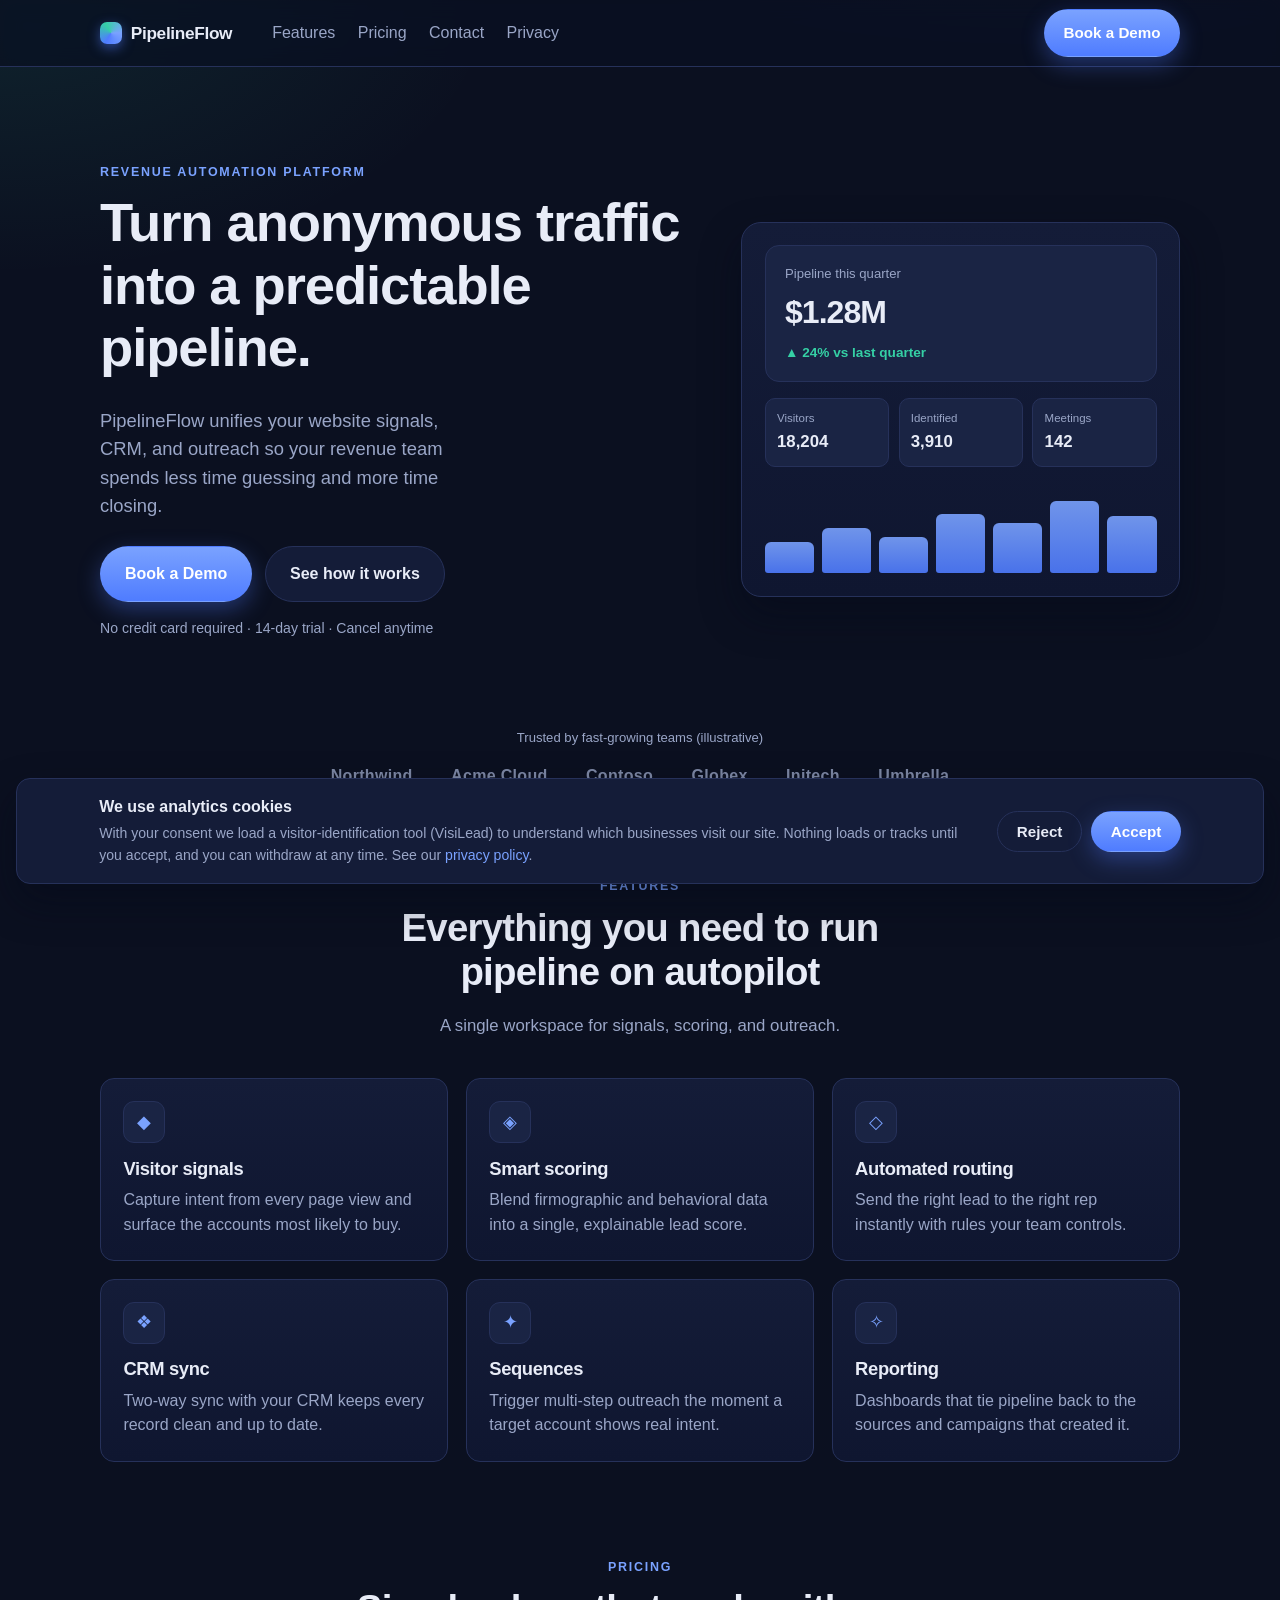
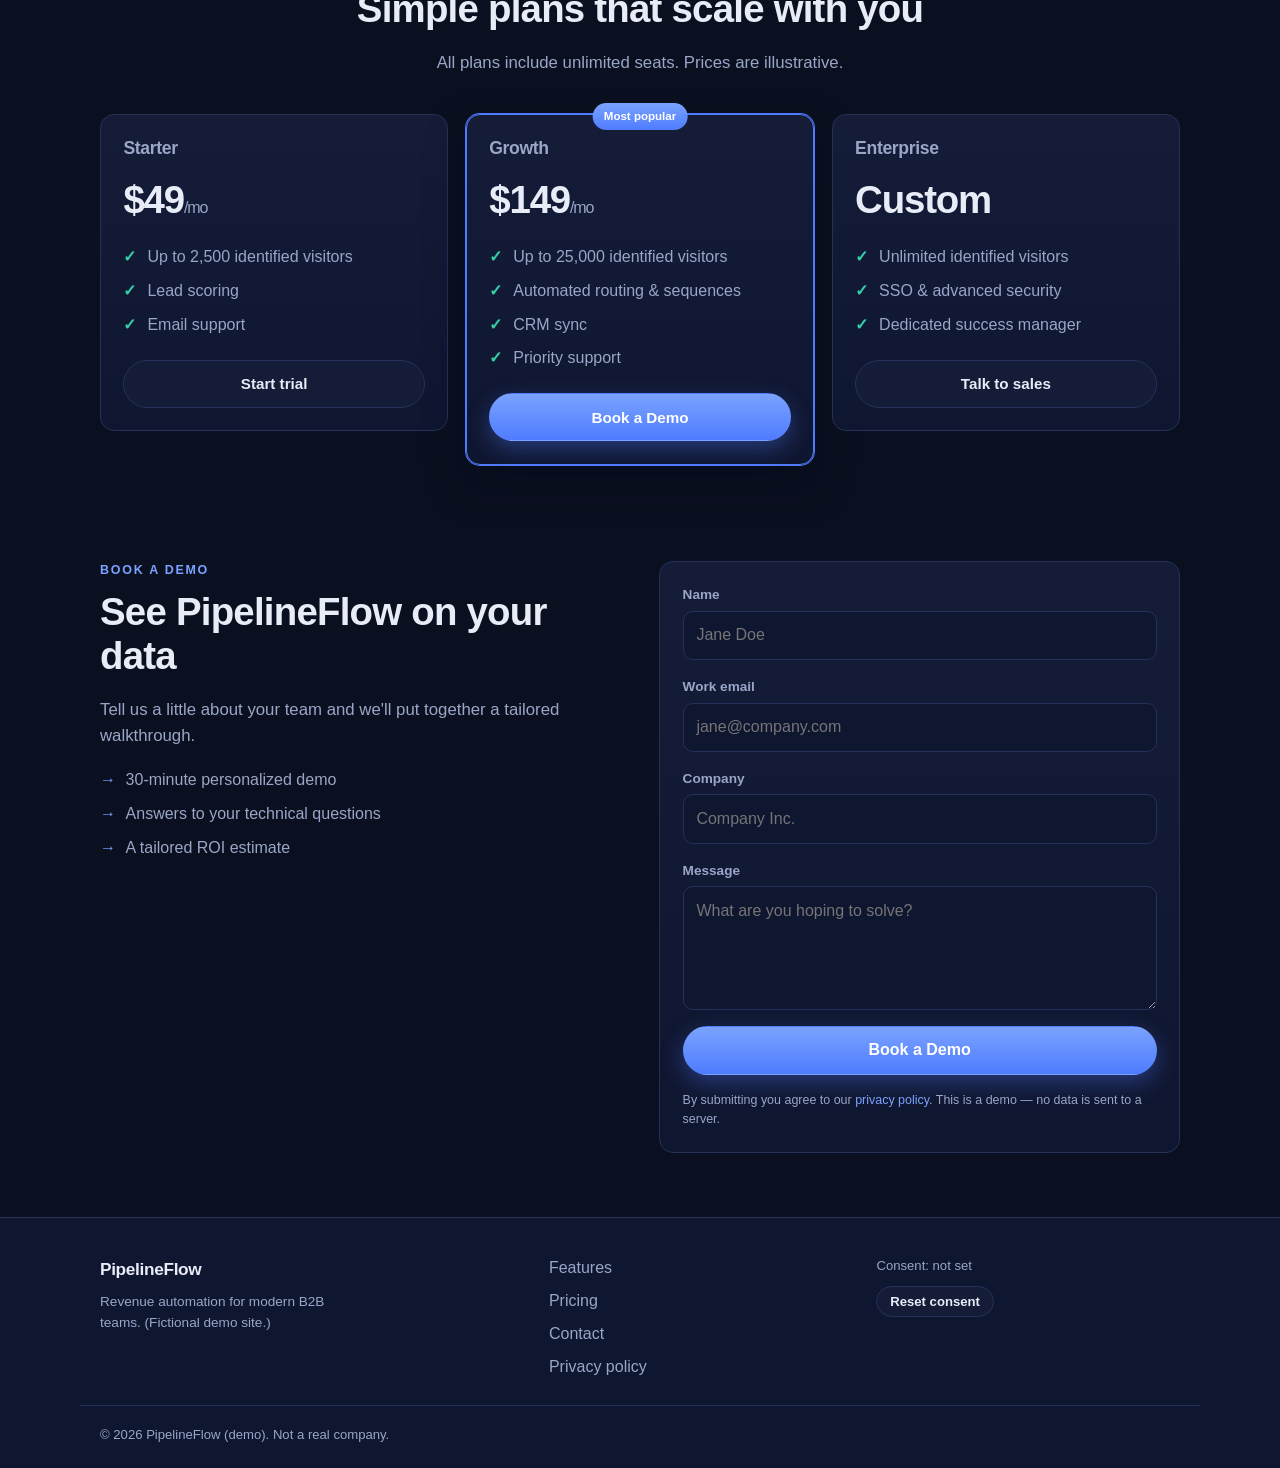
<file: index.html>
<!doctype html>
<html lang="en">
<head>
  <meta charset="utf-8" />
  <meta name="viewport" content="width=device-width, initial-scale=1" />
  <title>PipelineFlow — Revenue automation for modern B2B teams</title>
  <meta name="description" content="PipelineFlow is a fictional B2B SaaS demo used to test the Leadpipe visitor-identification pixel." />

  <!--
    ============================================================
    VISITOR-IDENTIFICATION PIXELS
    ------------------------------------------------------------
    NONE of these are hard-coded as live <script> tags here. To
    respect the cookie-consent banner, every tracker is injected
    dynamically from script.js ONLY after the visitor clicks
    "Accept" (see loadAllTrackers). This <head> block is the
    reference/documentation for what gets injected.

    ---- VISILEAD PIXEL START  [ACTIVE] ----
    Registered for websitetracking-five.vercel.app.
    Tracking ID: vl_e9daa1375a07
    Injected using VisiLead's manual-consent mode, so it stores
    and tracks nothing until visilead.consent() is called — which
    we do only after Accept. visilead.revokeConsent() is called on
    Reject / Reset consent.

    <script src="https://visilead.co/tracker.js" data-id="vl_e9daa1375a07" data-consent="manual" defer></script>
    ---- VISILEAD PIXEL END ----

    ---- LEADPIPE PIXEL START  [DISABLED] ----
    The pixel below is tied to a DIFFERENT expected domain, so it
    cannot verify on this URL. To enable: generate a Leadpipe pixel
    for THIS domain, then set LEADPIPE.enabled = true and update
    LEADPIPE.src in script.js.

    <script src="https://leadpipe.aws53.cloud/p/c801e1ba-dfe5-4c5e-b34a-ce2c53bd990b.js" async></script>
    ---- LEADPIPE PIXEL END ----

    ---- WARMLY PIXEL START  [PENDING] ----
    Awaiting the Warmly.ai token. It will slot in here and load
    under the same consent gate (WARMLY config in script.js).
    ---- WARMLY PIXEL END ----
    ============================================================
  -->

  <!-- No preconnect to the Leadpipe host: we make ZERO network contact with
       Leadpipe until the visitor clicks "Accept". Keeps the consent gate airtight. -->
  <link rel="stylesheet" href="styles.css" />
</head>
<body>
  <!-- ============ NAVIGATION ============ -->
  <header class="nav" id="top">
    <div class="container nav__inner">
      <a class="brand" href="#top" aria-label="PipelineFlow home">
        <span class="brand__mark" aria-hidden="true"></span>
        <span class="brand__name">PipelineFlow</span>
      </a>

      <nav class="nav__links" aria-label="Primary">
        <a href="#features">Features</a>
        <a href="#pricing">Pricing</a>
        <a href="#contact">Contact</a>
        <a href="privacy.html">Privacy</a>
      </nav>

      <a class="btn btn--primary nav__cta" href="#contact" data-demo-cta>Book a Demo</a>

      <button class="nav__toggle" id="navToggle" aria-label="Toggle menu" aria-expanded="false">
        <span></span><span></span><span></span>
      </button>
    </div>
  </header>

  <main>
    <!-- ============ HERO ============ -->
    <section class="hero">
      <div class="container hero__inner">
        <div class="hero__copy">
          <p class="eyebrow">Revenue automation platform</p>
          <h1>Turn anonymous traffic into a predictable pipeline.</h1>
          <p class="lead">
            PipelineFlow unifies your website signals, CRM, and outreach so your
            revenue team spends less time guessing and more time closing.
          </p>
          <div class="hero__actions">
            <a class="btn btn--primary btn--lg" href="#contact" data-demo-cta>Book a Demo</a>
            <a class="btn btn--ghost btn--lg" href="#features">See how it works</a>
          </div>
          <p class="hero__note">No credit card required · 14-day trial · Cancel anytime</p>
        </div>

        <div class="hero__panel" aria-hidden="true">
          <div class="stat-card">
            <span class="stat-card__label">Pipeline this quarter</span>
            <span class="stat-card__value">$1.28M</span>
            <span class="stat-card__delta">▲ 24% vs last quarter</span>
          </div>
          <div class="stat-row">
            <div class="mini"><span>Visitors</span><strong>18,204</strong></div>
            <div class="mini"><span>Identified</span><strong>3,910</strong></div>
            <div class="mini"><span>Meetings</span><strong>142</strong></div>
          </div>
          <div class="bars">
            <span style="height:38%"></span><span style="height:56%"></span>
            <span style="height:44%"></span><span style="height:72%"></span>
            <span style="height:61%"></span><span style="height:88%"></span>
            <span style="height:70%"></span>
          </div>
        </div>
      </div>
    </section>

    <!-- ============ LOGOS ============ -->
    <section class="logos">
      <div class="container">
        <p class="logos__label">Trusted by fast-growing teams (illustrative)</p>
        <div class="logos__row">
          <span>Northwind</span><span>Acme Cloud</span><span>Contoso</span>
          <span>Globex</span><span>Initech</span><span>Umbrella</span>
        </div>
      </div>
    </section>

    <!-- ============ FEATURES ============ -->
    <section class="features" id="features">
      <div class="container">
        <div class="section-head">
          <p class="eyebrow">Features</p>
          <h2>Everything you need to run pipeline on autopilot</h2>
          <p class="section-sub">A single workspace for signals, scoring, and outreach.</p>
        </div>

        <div class="grid grid--3">
          <article class="card feature">
            <div class="feature__icon" aria-hidden="true">◆</div>
            <h3>Visitor signals</h3>
            <p>Capture intent from every page view and surface the accounts most likely to buy.</p>
          </article>
          <article class="card feature">
            <div class="feature__icon" aria-hidden="true">◈</div>
            <h3>Smart scoring</h3>
            <p>Blend firmographic and behavioral data into a single, explainable lead score.</p>
          </article>
          <article class="card feature">
            <div class="feature__icon" aria-hidden="true">◇</div>
            <h3>Automated routing</h3>
            <p>Send the right lead to the right rep instantly with rules your team controls.</p>
          </article>
          <article class="card feature">
            <div class="feature__icon" aria-hidden="true">❖</div>
            <h3>CRM sync</h3>
            <p>Two-way sync with your CRM keeps every record clean and up to date.</p>
          </article>
          <article class="card feature">
            <div class="feature__icon" aria-hidden="true">✦</div>
            <h3>Sequences</h3>
            <p>Trigger multi-step outreach the moment a target account shows real intent.</p>
          </article>
          <article class="card feature">
            <div class="feature__icon" aria-hidden="true">✧</div>
            <h3>Reporting</h3>
            <p>Dashboards that tie pipeline back to the sources and campaigns that created it.</p>
          </article>
        </div>
      </div>
    </section>

    <!-- ============ PRICING ============ -->
    <section class="pricing" id="pricing">
      <div class="container">
        <div class="section-head">
          <p class="eyebrow">Pricing</p>
          <h2>Simple plans that scale with you</h2>
          <p class="section-sub">All plans include unlimited seats. Prices are illustrative.</p>
        </div>

        <div class="grid grid--3 pricing__grid">
          <article class="card price">
            <h3 class="price__name">Starter</h3>
            <p class="price__amount">$49<span>/mo</span></p>
            <ul class="price__list">
              <li>Up to 2,500 identified visitors</li>
              <li>Lead scoring</li>
              <li>Email support</li>
            </ul>
            <a class="btn btn--ghost btn--block" href="#contact" data-demo-cta>Start trial</a>
          </article>

          <article class="card price price--featured">
            <span class="price__badge">Most popular</span>
            <h3 class="price__name">Growth</h3>
            <p class="price__amount">$149<span>/mo</span></p>
            <ul class="price__list">
              <li>Up to 25,000 identified visitors</li>
              <li>Automated routing &amp; sequences</li>
              <li>CRM sync</li>
              <li>Priority support</li>
            </ul>
            <a class="btn btn--primary btn--block" href="#contact" data-demo-cta>Book a Demo</a>
          </article>

          <article class="card price">
            <h3 class="price__name">Enterprise</h3>
            <p class="price__amount">Custom</p>
            <ul class="price__list">
              <li>Unlimited identified visitors</li>
              <li>SSO &amp; advanced security</li>
              <li>Dedicated success manager</li>
            </ul>
            <a class="btn btn--ghost btn--block" href="#contact" data-demo-cta>Talk to sales</a>
          </article>
        </div>
      </div>
    </section>

    <!-- ============ CONTACT / BOOK A DEMO ============ -->
    <section class="contact" id="contact">
      <div class="container contact__inner">
        <div class="contact__copy">
          <p class="eyebrow">Book a Demo</p>
          <h2>See PipelineFlow on your data</h2>
          <p class="section-sub">
            Tell us a little about your team and we'll put together a tailored walkthrough.
          </p>
          <ul class="contact__points">
            <li>30-minute personalized demo</li>
            <li>Answers to your technical questions</li>
            <li>A tailored ROI estimate</li>
          </ul>
        </div>

        <div class="card contact__card">
          <!-- Thank-you message (hidden until submit) -->
          <div class="thankyou" id="thankyou" hidden>
            <div class="thankyou__check" aria-hidden="true">✓</div>
            <h3>Thanks — we got it!</h3>
            <p>Your request has been received. A member of our team will reach out shortly.</p>
            <button class="btn btn--ghost" id="resetForm" type="button">Submit another response</button>
          </div>

          <form class="form" id="demoForm" novalidate>
            <div class="field">
              <label for="name">Name</label>
              <input id="name" name="name" type="text" autocomplete="name" required placeholder="Jane Doe" />
            </div>
            <div class="field">
              <label for="email">Work email</label>
              <input id="email" name="email" type="email" autocomplete="email" required placeholder="jane@company.com" />
            </div>
            <div class="field">
              <label for="company">Company</label>
              <input id="company" name="company" type="text" autocomplete="organization" required placeholder="Company Inc." />
            </div>
            <div class="field">
              <label for="message">Message</label>
              <textarea id="message" name="message" rows="4" placeholder="What are you hoping to solve?"></textarea>
            </div>
            <p class="form__error" id="formError" hidden></p>
            <button class="btn btn--primary btn--block btn--lg" type="submit">Book a Demo</button>
            <p class="form__fine">
              By submitting you agree to our <a href="privacy.html">privacy policy</a>.
              This is a demo — no data is sent to a server.
            </p>
          </form>
        </div>
      </div>
    </section>
  </main>

  <!-- ============ FOOTER ============ -->
  <footer class="footer">
    <div class="container footer__inner">
      <div class="footer__brand">
        <span class="brand__mark" aria-hidden="true"></span>
        <span class="brand__name">PipelineFlow</span>
        <p class="footer__tag">Revenue automation for modern B2B teams. (Fictional demo site.)</p>
      </div>
      <nav class="footer__links" aria-label="Footer">
        <a href="#features">Features</a>
        <a href="#pricing">Pricing</a>
        <a href="#contact">Contact</a>
        <a href="privacy.html">Privacy policy</a>
      </nav>
      <div class="footer__consent">
        <span class="footer__consent-status" id="footerConsent">Consent: unknown</span>
        <button class="btn btn--ghost btn--sm" id="resetConsent" type="button">Reset consent</button>
      </div>
    </div>
    <div class="container footer__legal">
      <p>© <span id="year"></span> PipelineFlow (demo). Not a real company.</p>
    </div>
  </footer>

  <!-- ============ COOKIE CONSENT BANNER ============ -->
  <div class="cookie" id="cookieBanner" role="dialog" aria-live="polite" aria-label="Cookie consent" hidden>
    <div class="cookie__inner">
      <div class="cookie__text">
        <strong>We use analytics cookies</strong>
        <p>
          With your consent we load a visitor-identification tool (VisiLead) to understand
          which businesses visit our site. Nothing loads or tracks until you accept, and you
          can withdraw at any time. See our <a href="privacy.html">privacy policy</a>.
        </p>
      </div>
      <div class="cookie__actions">
        <button class="btn btn--ghost" id="rejectCookies" type="button">Reject</button>
        <button class="btn btn--primary" id="acceptCookies" type="button">Accept</button>
      </div>
    </div>
  </div>

  <!-- ============ DEBUG PANEL (only with ?debug=true) ============ -->
  <aside class="debug" id="debugPanel" hidden aria-label="Debug panel">
    <div class="debug__head">
      <strong>🔧 Leadpipe test panel</strong>
      <button class="debug__close" id="debugClose" aria-label="Close debug panel">×</button>
    </div>
    <dl class="debug__grid">
      <dt>Page URL</dt><dd id="dbgUrl">—</dd>
      <dt>Consent</dt><dd id="dbgConsent">—</dd>
      <dt>Trackers</dt><dd id="dbgPixel">—</dd>
      <dt>Timestamp</dt><dd id="dbgTime">—</dd>
      <dt>User agent</dt><dd id="dbgUa">—</dd>
      <dt>Referrer</dt><dd id="dbgRef">—</dd>
    </dl>
    <div class="debug__actions">
      <button class="btn btn--ghost btn--sm" id="dbgPageView" type="button">Test page-view event</button>
      <button class="btn btn--ghost btn--sm" id="dbgLead" type="button">Test lead event</button>
      <button class="btn btn--ghost btn--sm" id="dbgClear" type="button">Clear consent &amp; reload</button>
    </div>
    <p class="debug__log" id="dbgLog">Ready.</p>
  </aside>

  <script src="script.js" defer></script>
</body>
</html>
</file>
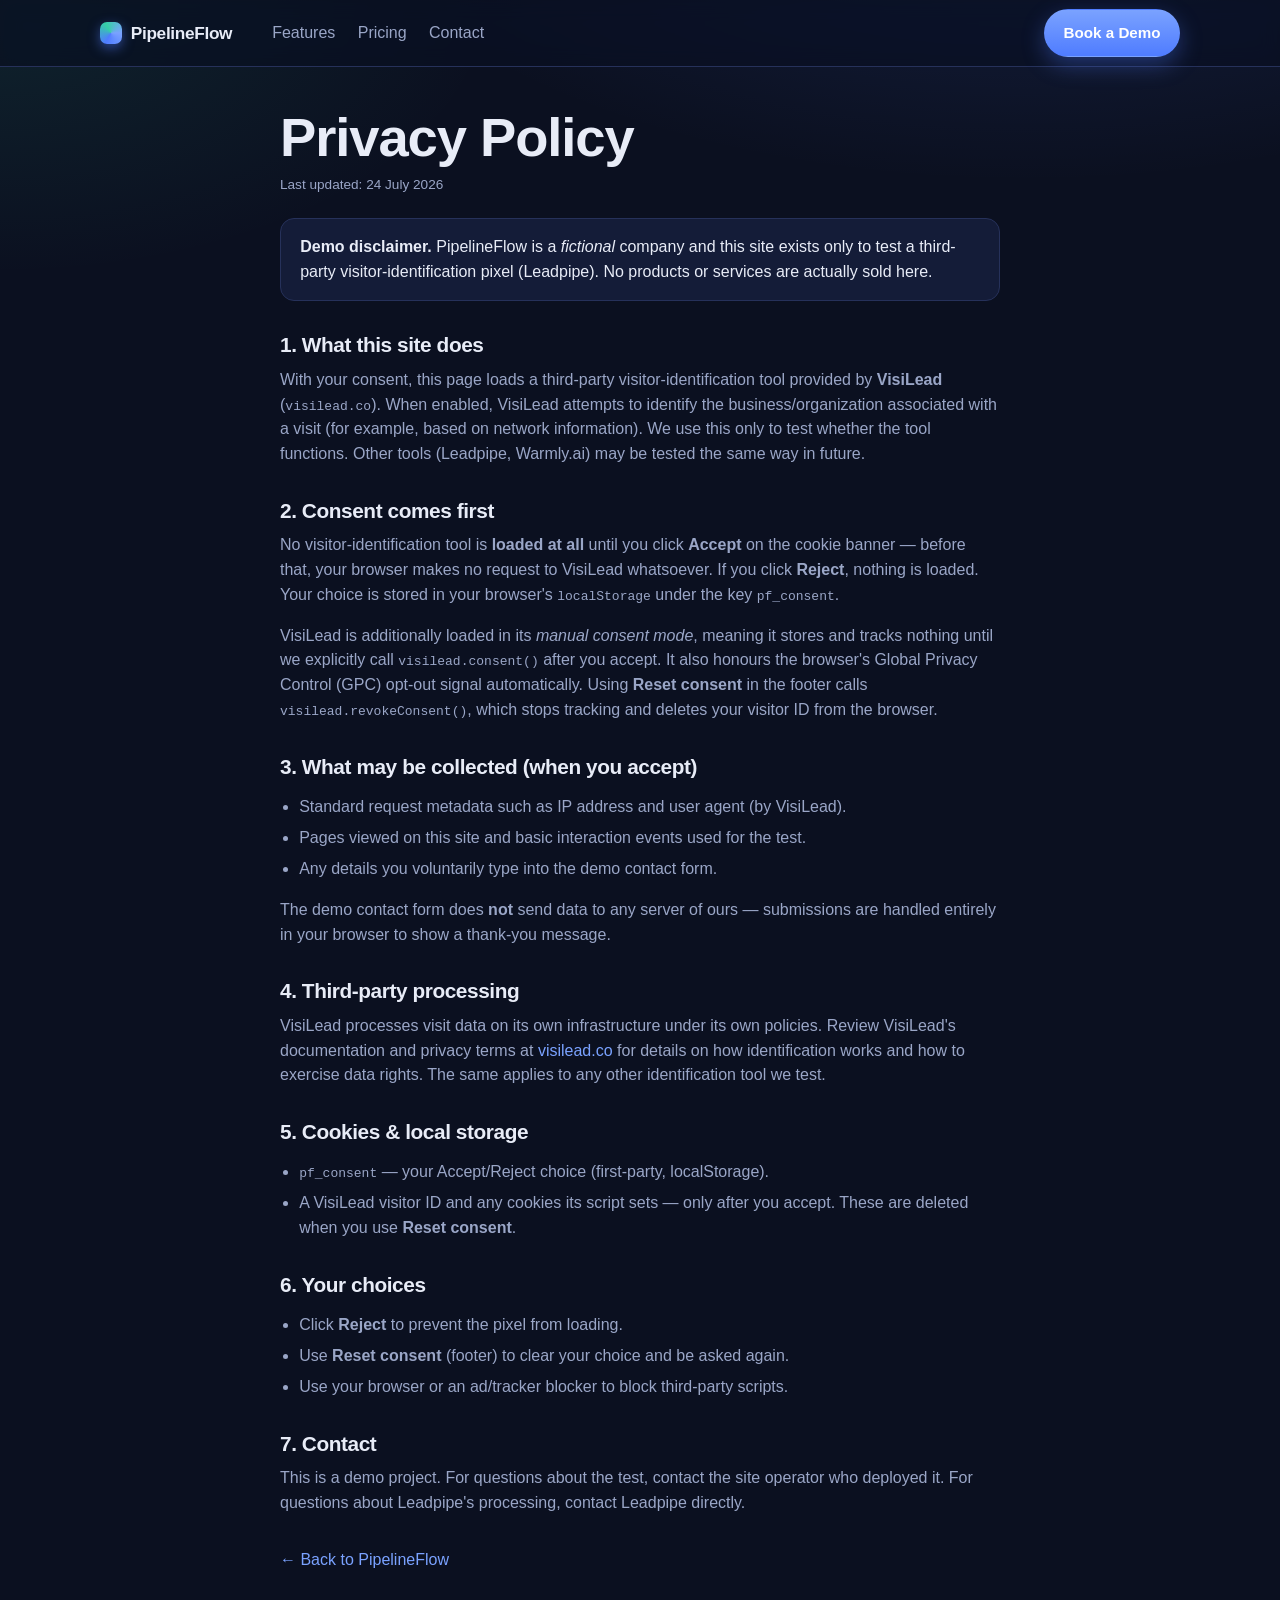
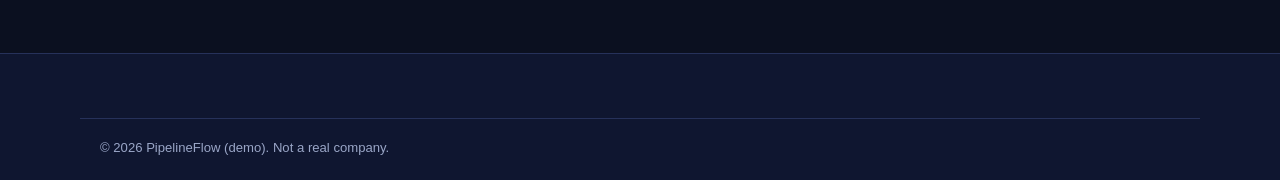
<file: privacy.html>
<!doctype html>
<html lang="en">
<head>
  <meta charset="utf-8" />
  <meta name="viewport" content="width=device-width, initial-scale=1" />
  <title>Privacy Policy — PipelineFlow (demo)</title>
  <meta name="description" content="Privacy policy for the PipelineFlow demo site used to test the Leadpipe visitor-identification pixel." />
  <link rel="stylesheet" href="styles.css" />
  <style>
    .legal { padding: 2.5rem 0 4rem; }
    .legal .container { max-width: 760px; }
    .legal h1 { margin-bottom: .3rem; }
    .legal h2 { font-size: 1.3rem; margin-top: 2rem; }
    .legal p, .legal li { color: var(--muted); }
    .legal ul { padding-left: 1.2rem; display: grid; gap: .4rem; }
    .legal .updated { font-size: .85rem; }
    .callout {
      background: var(--surface); border: 1px solid var(--border);
      border-radius: var(--radius); padding: 1rem 1.2rem; margin: 1.4rem 0;
    }
  </style>
</head>
<body>
  <header class="nav">
    <div class="container nav__inner">
      <a class="brand" href="index.html">
        <span class="brand__mark" aria-hidden="true"></span>
        <span class="brand__name">PipelineFlow</span>
      </a>
      <nav class="nav__links" aria-label="Primary">
        <a href="index.html#features">Features</a>
        <a href="index.html#pricing">Pricing</a>
        <a href="index.html#contact">Contact</a>
      </nav>
      <a class="btn btn--primary nav__cta" href="index.html#contact">Book a Demo</a>
    </div>
  </header>

  <main class="legal">
    <div class="container">
      <h1>Privacy Policy</h1>
      <p class="updated">Last updated: 24 July 2026</p>

      <div class="callout">
        <strong>Demo disclaimer.</strong> PipelineFlow is a <em>fictional</em> company and this
        site exists only to test a third-party visitor-identification pixel (Leadpipe).
        No products or services are actually sold here.
      </div>

      <h2>1. What this site does</h2>
      <p>
        With your consent, this page loads a third-party visitor-identification tool provided by
        <strong>VisiLead</strong> (<code>visilead.co</code>). When enabled, VisiLead attempts to
        identify the business/organization associated with a visit (for example, based on network
        information). We use this only to test whether the tool functions. Other tools
        (Leadpipe, Warmly.ai) may be tested the same way in future.
      </p>

      <h2>2. Consent comes first</h2>
      <p>
        No visitor-identification tool is <strong>loaded at all</strong> until you click
        <strong>Accept</strong> on the cookie banner — before that, your browser makes no
        request to VisiLead whatsoever. If you click <strong>Reject</strong>, nothing is loaded.
        Your choice is stored in your browser's <code>localStorage</code> under the key
        <code>pf_consent</code>.
      </p>
      <p>
        VisiLead is additionally loaded in its <em>manual consent mode</em>, meaning it stores and
        tracks nothing until we explicitly call <code>visilead.consent()</code> after you accept.
        It also honours the browser's Global Privacy Control (GPC) opt-out signal automatically.
        Using <strong>Reset consent</strong> in the footer calls
        <code>visilead.revokeConsent()</code>, which stops tracking and deletes your visitor ID
        from the browser.
      </p>

      <h2>3. What may be collected (when you accept)</h2>
      <ul>
        <li>Standard request metadata such as IP address and user agent (by VisiLead).</li>
        <li>Pages viewed on this site and basic interaction events used for the test.</li>
        <li>Any details you voluntarily type into the demo contact form.</li>
      </ul>
      <p>
        The demo contact form does <strong>not</strong> send data to any server of ours — submissions
        are handled entirely in your browser to show a thank-you message.
      </p>

      <h2>4. Third-party processing</h2>
      <p>
        VisiLead processes visit data on its own infrastructure under its own policies.
        Review VisiLead's documentation and privacy terms at
        <a href="https://visilead.co" rel="noopener" target="_blank">visilead.co</a>
        for details on how identification works and how to exercise data rights.
        The same applies to any other identification tool we test.
      </p>

      <h2>5. Cookies &amp; local storage</h2>
      <ul>
        <li><code>pf_consent</code> — your Accept/Reject choice (first-party, localStorage).</li>
        <li>A VisiLead visitor ID and any cookies its script sets — only after you accept.
          These are deleted when you use <strong>Reset consent</strong>.</li>
      </ul>

      <h2>6. Your choices</h2>
      <ul>
        <li>Click <strong>Reject</strong> to prevent the pixel from loading.</li>
        <li>Use <strong>Reset consent</strong> (footer) to clear your choice and be asked again.</li>
        <li>Use your browser or an ad/tracker blocker to block third-party scripts.</li>
      </ul>

      <h2>7. Contact</h2>
      <p>
        This is a demo project. For questions about the test, contact the site operator who
        deployed it. For questions about Leadpipe's processing, contact Leadpipe directly.
      </p>

      <p style="margin-top:2rem;"><a href="index.html">← Back to PipelineFlow</a></p>
    </div>
  </main>

  <footer class="footer">
    <div class="container footer__legal">
      <p>© <span id="year"></span> PipelineFlow (demo). Not a real company.</p>
    </div>
  </footer>

  <script>
    document.getElementById("year").textContent = new Date().getFullYear();
  </script>
</body>
</html>
</file>
<file: styles.css>
/* ===========================================================
   PipelineFlow — demo landing page styles
   Plain CSS, no build step. Mobile-first, responsive.
   =========================================================== */

:root {
  --bg: #0b1020;
  --bg-2: #0f1630;
  --surface: #141c38;
  --surface-2: #1a2444;
  --border: #26315a;
  --text: #e8ecf7;
  --muted: #9aa6c7;
  --brand: #4f7cff;
  --brand-2: #7aa2ff;
  --accent: #35d0a5;
  --danger: #ff6b6b;
  --radius: 14px;
  --radius-sm: 10px;
  --shadow: 0 18px 40px rgba(4, 8, 24, 0.45);
  --maxw: 1120px;
  --font: -apple-system, BlinkMacSystemFont, "Segoe UI", Roboto, Helvetica, Arial, sans-serif;
}

* { box-sizing: border-box; }

html { scroll-behavior: smooth; }

body {
  margin: 0;
  font-family: var(--font);
  color: var(--text);
  background:
    radial-gradient(1200px 600px at 80% -10%, rgba(79, 124, 255, 0.18), transparent 60%),
    radial-gradient(900px 500px at 0% 0%, rgba(53, 208, 165, 0.10), transparent 55%),
    var(--bg);
  line-height: 1.55;
  -webkit-font-smoothing: antialiased;
}

.container { width: 100%; max-width: var(--maxw); margin: 0 auto; padding: 0 20px; }

a { color: var(--brand-2); text-decoration: none; }
a:hover { text-decoration: underline; }

h1, h2, h3 { line-height: 1.15; margin: 0 0 .5em; letter-spacing: -0.02em; }
h1 { font-size: clamp(2rem, 5vw, 3.4rem); }
h2 { font-size: clamp(1.6rem, 3.4vw, 2.4rem); }
p { margin: 0 0 1rem; }

.eyebrow {
  text-transform: uppercase;
  letter-spacing: .14em;
  font-size: .78rem;
  font-weight: 700;
  color: var(--brand-2);
  margin: 0 0 .6rem;
}

/* ---------- Buttons ---------- */
.btn {
  --btn-bg: transparent;
  display: inline-flex;
  align-items: center;
  justify-content: center;
  gap: .5rem;
  padding: .7rem 1.15rem;
  border-radius: 999px;
  border: 1px solid transparent;
  font-weight: 600;
  font-size: .95rem;
  cursor: pointer;
  transition: transform .06s ease, background .2s ease, border-color .2s ease, opacity .2s ease;
  text-decoration: none;
  white-space: nowrap;
}
.btn:hover { text-decoration: none; transform: translateY(-1px); }
.btn:active { transform: translateY(0); }
.btn--primary {
  background: linear-gradient(180deg, var(--brand-2), var(--brand));
  color: #fff;
  box-shadow: 0 8px 22px rgba(79, 124, 255, 0.35);
}
.btn--ghost {
  background: var(--surface);
  border-color: var(--border);
  color: var(--text);
}
.btn--ghost:hover { background: var(--surface-2); }
.btn--lg { padding: .9rem 1.5rem; font-size: 1rem; }
.btn--sm { padding: .45rem .8rem; font-size: .82rem; }
.btn--block { width: 100%; }

/* ---------- Nav ---------- */
.nav {
  position: sticky;
  top: 0;
  z-index: 40;
  backdrop-filter: saturate(140%) blur(10px);
  background: rgba(11, 16, 32, 0.72);
  border-bottom: 1px solid var(--border);
}
.nav__inner { display: flex; align-items: center; gap: 1rem; height: 66px; }
.brand { display: inline-flex; align-items: center; gap: .55rem; color: var(--text); font-weight: 800; }
.brand:hover { text-decoration: none; }
.brand__mark {
  width: 22px; height: 22px; border-radius: 7px;
  background: conic-gradient(from 210deg, var(--brand), var(--accent), var(--brand-2), var(--brand));
  box-shadow: 0 4px 12px rgba(79, 124, 255, 0.5);
}
.brand__name { letter-spacing: -0.02em; font-size: 1.08rem; }
.nav__links { display: flex; gap: 1.4rem; margin-left: 1.5rem; }
.nav__links a { color: var(--muted); font-weight: 500; }
.nav__links a:hover { color: var(--text); text-decoration: none; }
.nav__cta { margin-left: auto; }
.nav__toggle {
  display: none; margin-left: auto; background: none; border: 0; cursor: pointer;
  flex-direction: column; gap: 5px; padding: 8px;
}
.nav__toggle span { width: 22px; height: 2px; background: var(--text); border-radius: 2px; }

/* ---------- Hero ---------- */
.hero { padding: clamp(3rem, 8vw, 6rem) 0 3rem; }
.hero__inner { display: grid; grid-template-columns: 1.15fr .85fr; gap: 3rem; align-items: center; }
.lead { font-size: 1.15rem; color: var(--muted); max-width: 34ch; }
.hero__actions { display: flex; gap: .8rem; flex-wrap: wrap; margin: 1.6rem 0 1rem; }
.hero__note { color: var(--muted); font-size: .88rem; }

.hero__panel {
  background: linear-gradient(180deg, var(--surface), var(--bg-2));
  border: 1px solid var(--border);
  border-radius: 20px;
  padding: 1.4rem;
  box-shadow: var(--shadow);
}
.stat-card {
  display: flex; flex-direction: column; gap: .25rem;
  background: var(--surface-2); border: 1px solid var(--border);
  border-radius: var(--radius); padding: 1.1rem 1.2rem; margin-bottom: 1rem;
}
.stat-card__label { color: var(--muted); font-size: .82rem; }
.stat-card__value { font-size: 2rem; font-weight: 800; letter-spacing: -0.03em; }
.stat-card__delta { color: var(--accent); font-size: .85rem; font-weight: 600; }
.stat-row { display: grid; grid-template-columns: repeat(3, 1fr); gap: .6rem; margin-bottom: 1rem; }
.mini {
  background: var(--surface-2); border: 1px solid var(--border);
  border-radius: var(--radius-sm); padding: .7rem;
  display: flex; flex-direction: column; gap: .1rem;
}
.mini span { color: var(--muted); font-size: .72rem; }
.mini strong { font-size: 1.05rem; }
.bars { display: flex; align-items: flex-end; gap: .5rem; height: 90px; padding-top: .5rem; }
.bars span {
  flex: 1; background: linear-gradient(180deg, var(--brand-2), var(--brand));
  border-radius: 6px 6px 3px 3px; opacity: .9;
}

/* ---------- Logos ---------- */
.logos { padding: 1.5rem 0 2.5rem; }
.logos__label { text-align: center; color: var(--muted); font-size: .82rem; margin-bottom: 1rem; }
.logos__row {
  display: flex; flex-wrap: wrap; justify-content: center; gap: 1.2rem 2.4rem;
  color: var(--muted); font-weight: 700; letter-spacing: .02em; opacity: .8;
}

/* ---------- Sections ---------- */
.section-head { max-width: 620px; margin: 0 auto 2.4rem; text-align: center; }
.section-sub { color: var(--muted); font-size: 1.05rem; }

.grid { display: grid; gap: 1.1rem; }
.grid--3 { grid-template-columns: repeat(3, 1fr); }

.card {
  background: linear-gradient(180deg, var(--surface), var(--bg-2));
  border: 1px solid var(--border);
  border-radius: var(--radius);
  padding: 1.4rem;
}

.features { padding: 3rem 0; }
.feature__icon {
  width: 42px; height: 42px; display: grid; place-items: center;
  border-radius: 11px; background: var(--surface-2); border: 1px solid var(--border);
  color: var(--brand-2); font-size: 1.1rem; margin-bottom: .9rem;
}
.feature h3 { font-size: 1.15rem; }
.feature p { color: var(--muted); margin: 0; }

/* ---------- Pricing ---------- */
.pricing { padding: 3rem 0; }
.pricing__grid { align-items: start; }
.price { display: flex; flex-direction: column; position: relative; }
.price--featured { border-color: var(--brand); box-shadow: 0 0 0 1px var(--brand), var(--shadow); }
.price__badge {
  position: absolute; top: -12px; left: 50%; transform: translateX(-50%);
  background: linear-gradient(180deg, var(--brand-2), var(--brand)); color: #fff;
  font-size: .72rem; font-weight: 700; padding: .28rem .7rem; border-radius: 999px;
}
.price__name { font-size: 1.1rem; color: var(--muted); }
.price__amount { font-size: 2.4rem; font-weight: 800; letter-spacing: -0.03em; margin: .2rem 0 1rem; }
.price__amount span { font-size: 1rem; font-weight: 500; color: var(--muted); }
.price__list { list-style: none; padding: 0; margin: 0 0 1.4rem; display: grid; gap: .55rem; }
.price__list li { color: var(--muted); padding-left: 1.5rem; position: relative; }
.price__list li::before { content: "✓"; position: absolute; left: 0; color: var(--accent); font-weight: 700; }
.price .btn { margin-top: auto; }

/* ---------- Contact ---------- */
.contact { padding: 3rem 0 4rem; }
.contact__inner { display: grid; grid-template-columns: 1fr 1fr; gap: 2.4rem; align-items: start; }
.contact__points { list-style: none; padding: 0; margin: 1.2rem 0 0; display: grid; gap: .55rem; }
.contact__points li { color: var(--muted); padding-left: 1.6rem; position: relative; }
.contact__points li::before { content: "→"; position: absolute; left: 0; color: var(--brand-2); }
.contact__card { position: relative; }

.form { display: grid; gap: 1rem; }
.field { display: grid; gap: .35rem; }
.field label { font-size: .85rem; font-weight: 600; color: var(--muted); }
.field input, .field textarea {
  width: 100%; padding: .7rem .8rem; border-radius: var(--radius-sm);
  border: 1px solid var(--border); background: var(--bg-2); color: var(--text);
  font: inherit; resize: vertical;
}
.field input:focus, .field textarea:focus {
  outline: none; border-color: var(--brand); box-shadow: 0 0 0 3px rgba(79, 124, 255, 0.25);
}
.form__error { color: var(--danger); font-size: .85rem; margin: 0; }
.form__fine { color: var(--muted); font-size: .78rem; margin: 0; }

.thankyou { text-align: center; padding: 2rem 1rem; }
.thankyou__check {
  width: 56px; height: 56px; border-radius: 50%; margin: 0 auto 1rem;
  display: grid; place-items: center; font-size: 1.6rem; color: #fff;
  background: linear-gradient(180deg, var(--accent), #22a884);
}

/* ---------- Footer ---------- */
.footer { border-top: 1px solid var(--border); background: var(--bg-2); padding: 2.4rem 0 1.4rem; }
.footer__inner { display: grid; grid-template-columns: 1.4fr 1fr 1fr; gap: 1.5rem; align-items: start; }
.footer__brand .brand__name { font-weight: 800; }
.footer__tag { color: var(--muted); font-size: .85rem; margin-top: .5rem; max-width: 30ch; }
.footer__links { display: grid; gap: .5rem; }
.footer__links a { color: var(--muted); }
.footer__consent { display: flex; flex-direction: column; gap: .6rem; align-items: flex-start; }
.footer__consent-status { color: var(--muted); font-size: .82rem; }
.footer__legal { margin-top: 1.6rem; padding-top: 1.2rem; border-top: 1px solid var(--border); }
.footer__legal p { color: var(--muted); font-size: .82rem; margin: 0; }

/* ---------- Cookie banner ---------- */
.cookie {
  position: fixed; left: 16px; right: 16px; bottom: 16px; z-index: 60;
  background: var(--surface); border: 1px solid var(--border);
  border-radius: var(--radius); box-shadow: var(--shadow);
  animation: slideUp .3s ease;
}
.cookie[hidden] { display: none; }
.cookie__inner {
  display: flex; align-items: center; gap: 1.2rem;
  padding: 1rem 1.2rem; max-width: var(--maxw); margin: 0 auto; flex-wrap: wrap;
}
.cookie__text { flex: 1 1 320px; }
.cookie__text strong { display: block; margin-bottom: .2rem; }
.cookie__text p { color: var(--muted); font-size: .88rem; margin: 0; }
.cookie__actions { display: flex; gap: .6rem; margin-left: auto; }
@keyframes slideUp { from { transform: translateY(12px); opacity: 0; } to { transform: translateY(0); opacity: 1; } }

/* ---------- Debug panel ---------- */
.debug {
  position: fixed; right: 16px; bottom: 16px; z-index: 70; width: 340px; max-width: calc(100vw - 32px);
  background: #0a0f22; border: 1px solid var(--brand); border-radius: var(--radius);
  box-shadow: 0 20px 50px rgba(0,0,0,.55); font-size: .82rem; overflow: hidden;
}
.debug[hidden] { display: none; }
.debug__head {
  display: flex; align-items: center; justify-content: space-between;
  padding: .7rem .9rem; background: var(--surface-2); border-bottom: 1px solid var(--border);
}
.debug__close { background: none; border: 0; color: var(--muted); font-size: 1.3rem; cursor: pointer; line-height: 1; }
.debug__grid { display: grid; grid-template-columns: auto 1fr; gap: .35rem .8rem; margin: 0; padding: .9rem; }
.debug__grid dt { color: var(--muted); }
.debug__grid dd { margin: 0; word-break: break-word; font-family: ui-monospace, SFMono-Regular, Menlo, monospace; font-size: .78rem; }
.debug__actions { display: flex; flex-wrap: wrap; gap: .5rem; padding: 0 .9rem .6rem; }
.debug__log {
  margin: 0; padding: .6rem .9rem; background: #060a17; border-top: 1px solid var(--border);
  color: var(--accent); font-family: ui-monospace, SFMono-Regular, Menlo, monospace; font-size: .76rem;
  min-height: 2.4rem;
}

/* ---------- Responsive ---------- */
@media (max-width: 900px) {
  .hero__inner { grid-template-columns: 1fr; }
  .hero__panel { order: -1; }
  .grid--3 { grid-template-columns: 1fr 1fr; }
  .contact__inner { grid-template-columns: 1fr; }
  .footer__inner { grid-template-columns: 1fr 1fr; }
}
@media (max-width: 680px) {
  .nav__links, .nav__cta { display: none; }
  .nav__toggle { display: flex; }
  .nav.open .nav__links {
    display: flex; flex-direction: column; position: absolute; top: 66px; left: 0; right: 0;
    background: var(--bg-2); border-bottom: 1px solid var(--border); padding: 1rem 20px; gap: 1rem; margin: 0;
  }
  .nav.open .nav__cta { display: inline-flex; position: absolute; top: 76px; right: 20px; }
  .grid--3 { grid-template-columns: 1fr; }
  .footer__inner { grid-template-columns: 1fr; }
  .cookie__actions { margin-left: 0; width: 100%; }
  .cookie__actions .btn { flex: 1; }
}

/* Respect reduced motion */
@media (prefers-reduced-motion: reduce) {
  * { animation: none !important; scroll-behavior: auto !important; transition: none !important; }
}
</file>
